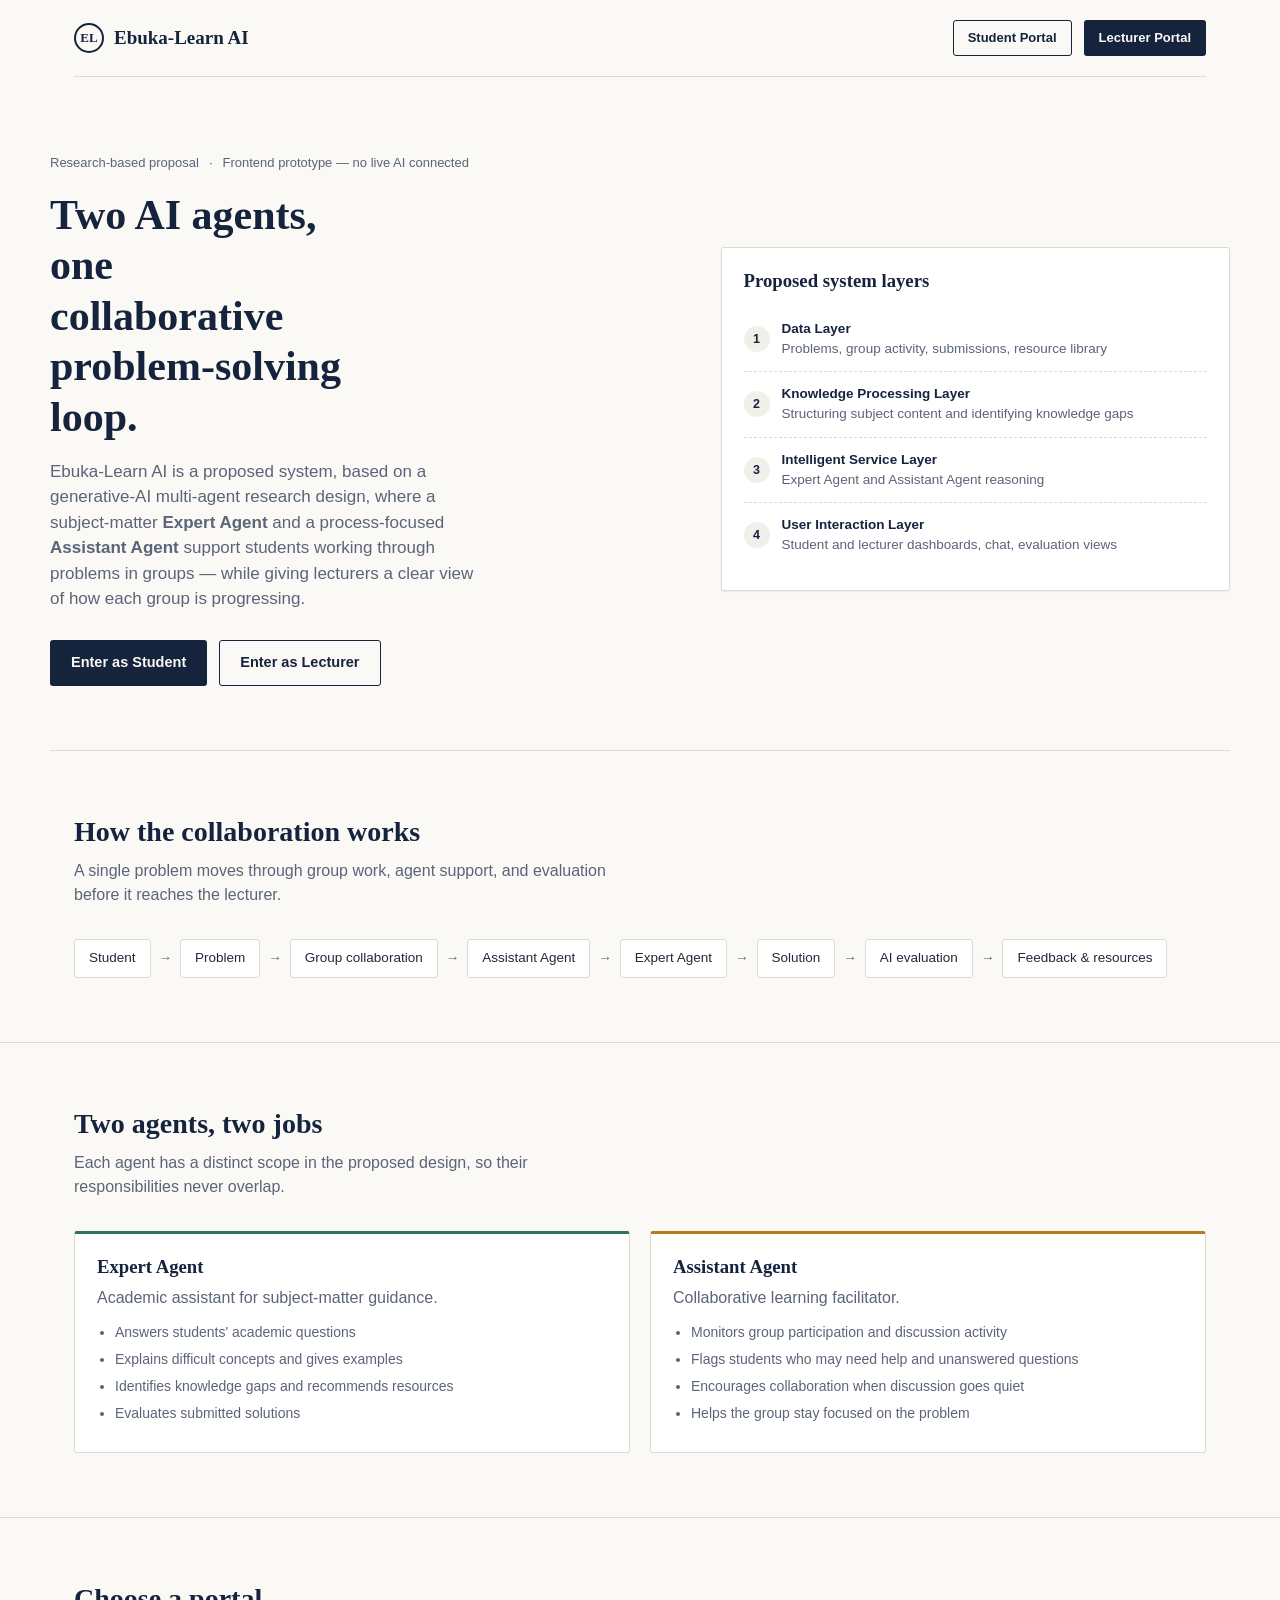
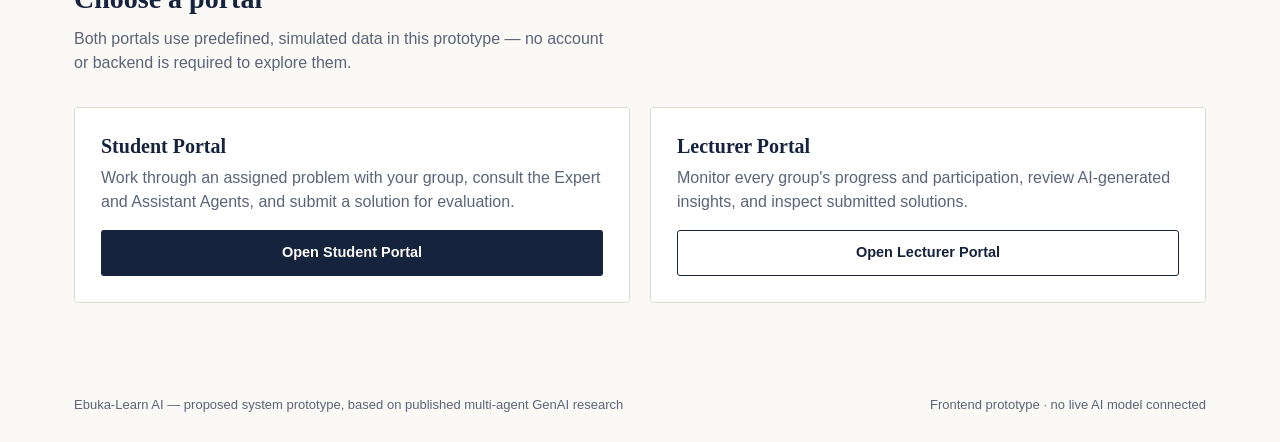
<file: index.html>
<!DOCTYPE html>
<html lang="en">
<head>
<meta charset="UTF-8">
<meta name="viewport" content="width=device-width, initial-scale=1">
<title>Ebuka-Learn AI — Proposed Multi-Agent Collaborative Learning Platform</title>
<link rel="stylesheet" href="css/style.css">
</head>
<body>

<div class="container">
  <nav class="landing-nav">
    <a class="brand" href="index.html"><span class="brand-mark">EL</span> Ebuka-Learn AI</a>
    <div class="links">
      <a class="btn btn-outline btn-sm" href="student.html">Student Portal</a>
      <a class="btn btn-primary btn-sm" href="lecturer.html">Lecturer Portal</a>
    </div>
  </nav>
</div>

<header class="container hero">
  <div class="hero-grid">
    <div>
      <div class="eyebrow-flow">
        <span>Research-based proposal</span>
        <span>·</span>
        <span>Frontend prototype — no live AI connected</span>
      </div>
      <h1>Two AI agents, one collaborative problem-solving loop.</h1>
      <p class="lede">Ebuka-Learn AI is a proposed system, based on a generative-AI multi-agent research design, where a subject-matter <strong>Expert Agent</strong> and a process-focused <strong>Assistant Agent</strong> support students working through problems in groups — while giving lecturers a clear view of how each group is progressing.</p>
      <div class="hero-actions">
        <a class="btn btn-primary" href="student.html">Enter as Student</a>
        <a class="btn btn-outline" href="lecturer.html">Enter as Lecturer</a>
      </div>
    </div>
    <div class="hero-diagram">
      <h3 style="margin-bottom:14px;">Proposed system layers</h3>
      <div class="layer-row"><div class="layer-num">1</div><div><div class="layer-name">Data Layer</div><div class="layer-desc">Problems, group activity, submissions, resource library</div></div></div>
      <div class="layer-row"><div class="layer-num">2</div><div><div class="layer-name">Knowledge Processing Layer</div><div class="layer-desc">Structuring subject content and identifying knowledge gaps</div></div></div>
      <div class="layer-row"><div class="layer-num">3</div><div><div class="layer-name">Intelligent Service Layer</div><div class="layer-desc">Expert Agent and Assistant Agent reasoning</div></div></div>
      <div class="layer-row"><div class="layer-num">4</div><div><div class="layer-name">User Interaction Layer</div><div class="layer-desc">Student and lecturer dashboards, chat, evaluation views</div></div></div>
    </div>
  </div>
</header>

<section class="section">
  <div class="container">
    <div class="section-head">
      <h2>How the collaboration works</h2>
      <p>A single problem moves through group work, agent support, and evaluation before it reaches the lecturer.</p>
    </div>
    <div class="flow-strip">
      <div class="flow-node">Student</div><span class="flow-arrow">→</span>
      <div class="flow-node">Problem</div><span class="flow-arrow">→</span>
      <div class="flow-node">Group collaboration</div><span class="flow-arrow">→</span>
      <div class="flow-node">Assistant Agent</div><span class="flow-arrow">→</span>
      <div class="flow-node">Expert Agent</div><span class="flow-arrow">→</span>
      <div class="flow-node">Solution</div><span class="flow-arrow">→</span>
      <div class="flow-node">AI evaluation</div><span class="flow-arrow">→</span>
      <div class="flow-node">Feedback &amp; resources</div>
    </div>
  </div>
</section>

<section class="section">
  <div class="container">
    <div class="section-head">
      <h2>Two agents, two jobs</h2>
      <p>Each agent has a distinct scope in the proposed design, so their responsibilities never overlap.</p>
    </div>
    <div class="grid grid-2">
      <div class="agent-card expert">
        <h3>Expert Agent</h3>
        <p style="margin-bottom:0;">Academic assistant for subject-matter guidance.</p>
        <ul>
          <li>Answers students' academic questions</li>
          <li>Explains difficult concepts and gives examples</li>
          <li>Identifies knowledge gaps and recommends resources</li>
          <li>Evaluates submitted solutions</li>
        </ul>
      </div>
      <div class="agent-card assistant">
        <h3>Assistant Agent</h3>
        <p style="margin-bottom:0;">Collaborative learning facilitator.</p>
        <ul>
          <li>Monitors group participation and discussion activity</li>
          <li>Flags students who may need help and unanswered questions</li>
          <li>Encourages collaboration when discussion goes quiet</li>
          <li>Helps the group stay focused on the problem</li>
        </ul>
      </div>
    </div>
  </div>
</section>

<section class="section" style="border-bottom:none;">
  <div class="container">
    <div class="section-head">
      <h2>Choose a portal</h2>
      <p>Both portals use predefined, simulated data in this prototype — no account or backend is required to explore them.</p>
    </div>
    <div class="portal-cta">
      <div class="portal-card">
        <h3>Student Portal</h3>
        <p>Work through an assigned problem with your group, consult the Expert and Assistant Agents, and submit a solution for evaluation.</p>
        <a class="btn btn-primary btn-block" href="student.html">Open Student Portal</a>
      </div>
      <div class="portal-card">
        <h3>Lecturer Portal</h3>
        <p>Monitor every group's progress and participation, review AI-generated insights, and inspect submitted solutions.</p>
        <a class="btn btn-outline btn-block" href="lecturer.html">Open Lecturer Portal</a>
      </div>
    </div>
  </div>
</section>

<div class="container">
  <footer class="landing-footer">
    <span>Ebuka-Learn AI — proposed system prototype, based on published multi-agent GenAI research</span>
    <span>Frontend prototype · no live AI model connected</span>
  </footer>
</div>

</body>
</html>
</file>
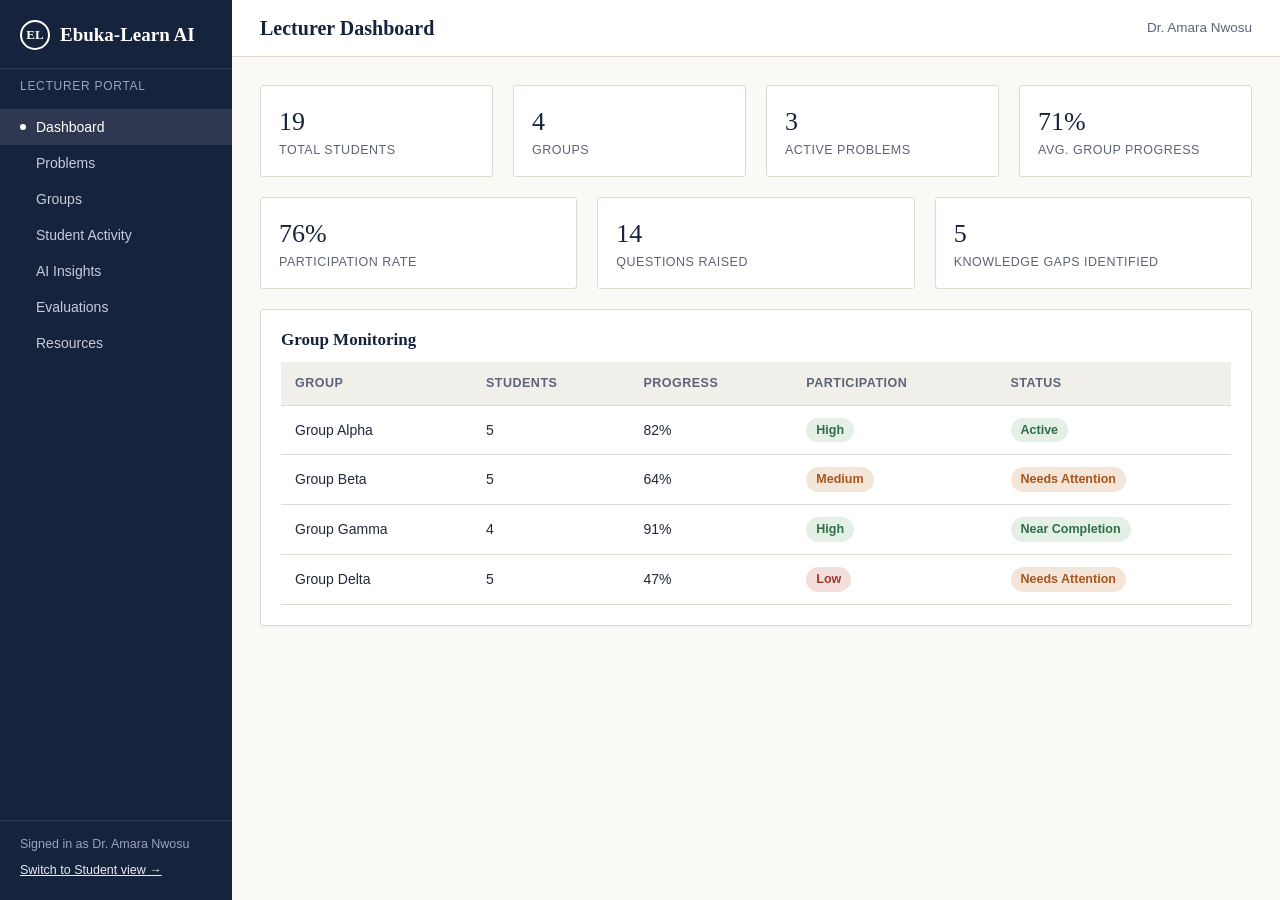
<file: lecturer.html>
<!DOCTYPE html>
<html lang="en">
<head>
<meta charset="UTF-8">
<meta name="viewport" content="width=device-width, initial-scale=1">
<title>Lecturer Portal — Ebuka-Learn AI</title>
<link rel="stylesheet" href="css/style.css">
</head>
<body>

<div class="shell">
  <aside class="sidebar">
    <a class="brand" href="index.html"><span class="brand-mark">EL</span> Ebuka-Learn AI</a>
    <div class="role-tag">Lecturer Portal</div>
    <button class="nav-item active" data-view="dashboard"><span class="dot"></span> Dashboard</button>
    <button class="nav-item" data-view="problems"><span class="dot"></span> Problems</button>
    <button class="nav-item" data-view="groups"><span class="dot"></span> Groups</button>
    <button class="nav-item" data-view="activity"><span class="dot"></span> Student Activity</button>
    <button class="nav-item" data-view="insights"><span class="dot"></span> AI Insights</button>
    <button class="nav-item" data-view="evaluations"><span class="dot"></span> Evaluations</button>
    <button class="nav-item" data-view="resources"><span class="dot"></span> Resources</button>
    <div class="sidebar-foot">
      Signed in as Dr. Amara Nwosu
      <a class="switch-portal" href="student.html">Switch to Student view →</a>
    </div>
  </aside>

  <main class="main">
    <div class="topbar">
      <h1 id="topbar-title">Lecturer Dashboard</h1>
      <div class="who">Dr. Amara Nwosu</div>
    </div>

    <!-- ===================== DASHBOARD ===================== -->
    <section class="view active" id="view-dashboard">
      <div class="grid grid-4" style="margin-bottom:20px;">
        <div class="stat-tile"><div class="num" id="lec-total-students"></div><div class="lbl">Total students</div></div>
        <div class="stat-tile"><div class="num" id="lec-groups"></div><div class="lbl">Groups</div></div>
        <div class="stat-tile"><div class="num" id="lec-active-problems"></div><div class="lbl">Active problems</div></div>
        <div class="stat-tile"><div class="num" id="lec-avg-progress"></div><div class="lbl">Avg. group progress</div></div>
      </div>
      <div class="grid grid-3" style="margin-bottom:20px;">
        <div class="stat-tile"><div class="num" id="lec-participation"></div><div class="lbl">Participation rate</div></div>
        <div class="stat-tile"><div class="num" id="lec-questions"></div><div class="lbl">Questions raised</div></div>
        <div class="stat-tile"><div class="num" id="lec-gaps"></div><div class="lbl">Knowledge gaps identified</div></div>
      </div>

      <div class="card">
        <h3>Group Monitoring</h3>
        <table>
          <thead><tr><th>Group</th><th>Students</th><th>Progress</th><th>Participation</th><th>Status</th></tr></thead>
          <tbody id="lec-groups-table"></tbody>
        </table>
      </div>
    </section>

    <!-- ===================== PROBLEMS ===================== -->
    <section class="view" id="view-problems">
      <div class="card">
        <h3>Problems / Tasks Created</h3>
        <table>
          <thead><tr><th>Problem</th><th>Domain</th><th>Groups assigned</th><th>Due</th></tr></thead>
          <tbody>
            <tr><td id="prob-title"></td><td id="prob-domain"></td><td>4</td><td id="prob-due"></td></tr>
          </tbody>
        </table>
      </div>
    </section>

    <!-- ===================== GROUPS ===================== -->
    <section class="view" id="view-groups">
      <div class="view-head">
        <div><h2 style="margin:0;">Student Groups</h2><p>Click a group to see its detailed activity, discussion, and Assistant Agent observations.</p></div>
      </div>
      <div class="card">
        <table>
          <thead><tr><th>Group</th><th>Students</th><th>Progress</th><th>Participation</th><th>Status</th></tr></thead>
          <tbody id="groups-table-full"></tbody>
        </table>
      </div>
    </section>

    <!-- ===================== GROUP DETAIL ===================== -->
    <section class="view" id="view-group-detail">
      <div class="view-head">
        <div><h2 style="margin:0;" id="gd-name"></h2><p>Detailed monitoring view for this group.</p></div>
        <button class="btn btn-outline btn-sm" data-goto="groups">← Back to Groups</button>
      </div>

      <div class="grid grid-3" style="margin-bottom:20px;">
        <div class="card">
          <h3>Progress</h3>
          <div class="progress-track" style="margin-bottom:8px;"><div class="progress-fill" id="gd-progress-fill"></div></div>
          <div class="card-row"><span class="label">Overall</span><span class="value" id="gd-progress-pct"></span></div>
          <div class="card-row"><span class="label">Stage</span><span class="value" id="gd-stage"></span></div>
        </div>
        <div class="card">
          <h3>Participation</h3>
          <div class="card-row"><span class="label">Level</span><span class="value" id="gd-participation"></span></div>
          <div class="card-row"><span class="label">Discussion activity</span><span class="value" id="gd-activity"></span></div>
          <div class="card-row"><span class="label">Unanswered questions</span><span class="value" id="gd-unanswered"></span></div>
        </div>
        <div class="card">
          <h3>Members</h3>
          <div id="gd-members"></div>
        </div>
      </div>

      <div class="grid grid-2" style="margin-bottom:20px;">
        <div class="card">
          <h3>Discussion Excerpt</h3>
          <div id="gd-discussion"></div>
        </div>
        <div class="card">
          <h3>Assistant Agent Observations</h3>
          <div id="gd-observations"></div>
        </div>
      </div>

      <div class="card">
        <h3>Submitted Solution &amp; Evaluation</h3>
        <div class="solution-box" style="margin-bottom:16px;" id="gd-solution"></div>
        <div class="score-hero" style="margin-bottom:12px;">
          <div class="score-big" id="gd-score"></div>
          <div><div style="font-weight:600;color:var(--ink);">Overall Score</div></div>
        </div>
        <div id="gd-rubric"></div>
      </div>
    </section>

    <!-- ===================== STUDENT ACTIVITY ===================== -->
    <section class="view" id="view-activity">
      <div class="card">
        <h3>Student Activity — Group Alpha</h3>
        <div id="activity-members"></div>
      </div>
    </section>

    <!-- ===================== AI INSIGHTS ===================== -->
    <section class="view" id="view-insights">
      <div class="proto-banner"><strong>Prototype simulation:</strong>&nbsp;insights below are generated from predefined mock data for demonstration.</div>
      <div class="grid grid-2">
        <div class="card">
          <div class="agent-header"><div class="agent-icon expert">E</div><h3 style="margin:0;">Expert Agent — Knowledge Gaps</h3></div>
          <div id="insights-gaps"></div>
        </div>
        <div class="card">
          <div class="agent-header"><div class="agent-icon assistant">A</div><h3 style="margin:0;">Assistant Agent — Group Observations</h3></div>
          <div id="insights-observations"></div>
        </div>
      </div>
    </section>

    <!-- ===================== EVALUATIONS ===================== -->
    <section class="view" id="view-evaluations">
      <div class="card">
        <h3>Submitted Solutions &amp; Evaluation Results</h3>
        <table>
          <thead><tr><th>Group</th><th>Score</th><th>Status</th></tr></thead>
          <tbody id="evaluations-table"></tbody>
        </table>
      </div>
    </section>

    <!-- ===================== RESOURCES ===================== -->
    <section class="view" id="view-resources">
      <div class="card">
        <h3>Recommended Learning Resources Across Groups</h3>
        <div id="lec-resources-grid" class="grid grid-3"></div>
      </div>
    </section>

  </main>
</div>

<script src="js/data.js"></script>
<script src="js/ai-simulation.js"></script>
<script src="js/lecturer.js"></script>
</body>
</html>
</file>
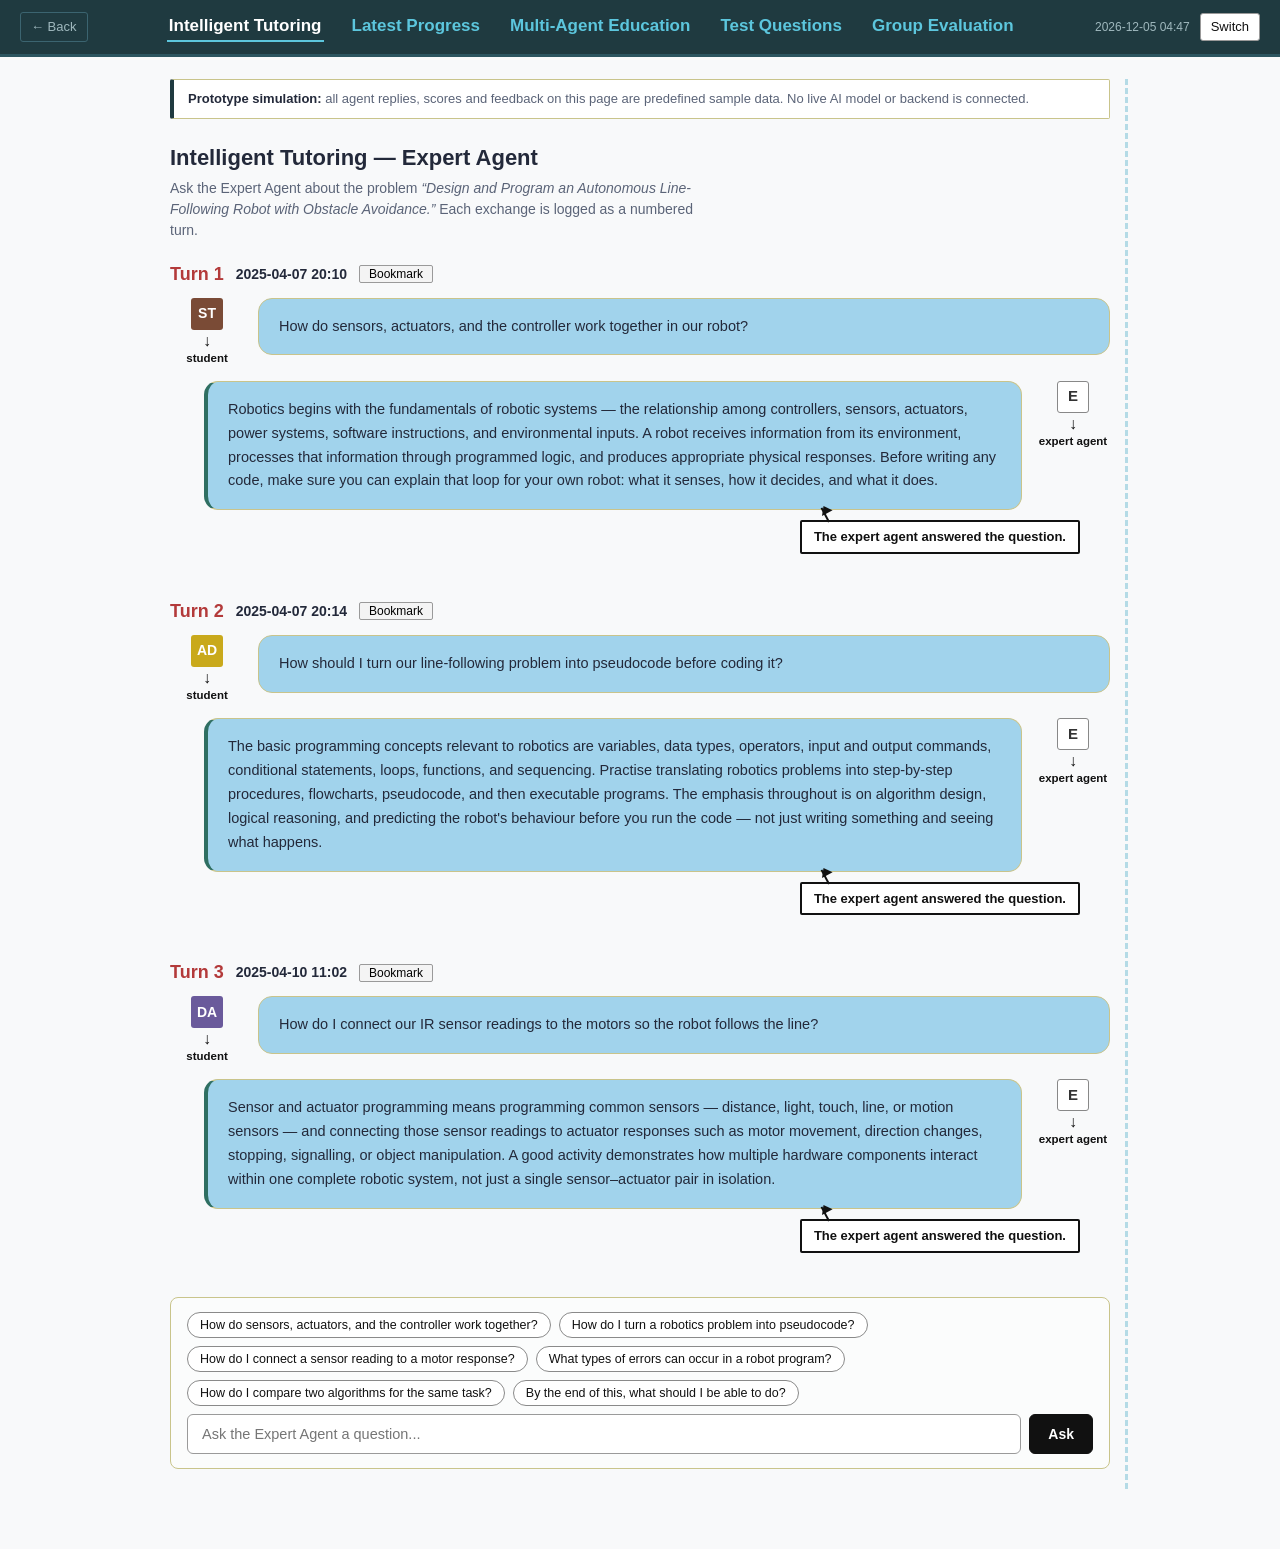
<file: student.html>
<!DOCTYPE html>
<html lang="en">
<head>
<meta charset="UTF-8">
<meta name="viewport" content="width=device-width, initial-scale=1">
<title>Student Portal — Ebuka-Learn AI (Prototype)</title>
<link rel="stylesheet" href="css/student-log.css">
</head>
<body>

<header class="topbar">
  <a class="back" href="index.html">← Back</a>
  <nav class="tabs" role="tablist">
    <button class="tab active" role="tab" data-tab="tutoring">Intelligent Tutoring</button>
    <button class="tab" role="tab" data-tab="progress">Latest Progress</button>
    <button class="tab" role="tab" data-tab="multi">Multi-Agent Education</button>
    <button class="tab" role="tab" data-tab="test">Test Questions</button>
    <button class="tab" role="tab" data-tab="groupeval">Group Evaluation</button>
  </nav>
  <div class="top-right">
    <span id="clock"></span>
    <a class="switch-btn" href="lecturer.html">Switch</a>
  </div>
</header>

<main class="stage">
  <div class="proto-note"><strong>Prototype simulation:</strong> all agent replies, scores and feedback on this page are predefined sample data. No live AI model or backend is connected.</div>

  <!-- Intelligent Tutoring: Expert Agent -->
  <section class="panel active" id="panel-tutoring">
    <h2 class="panel-title">Intelligent Tutoring — Expert Agent</h2>
    <p class="panel-sub">Ask the Expert Agent about the problem <em>“Design and Program an Autonomous Line-Following Robot with Obstacle Avoidance.”</em> Each exchange is logged as a numbered turn.</p>
    <div id="log-tutoring"></div>
    <div class="composer">
      <div class="quick" id="quick-tutoring"></div>
      <div class="composer-row">
        <input id="input-tutoring" type="text" placeholder="Ask the Expert Agent a question..." aria-label="Question for the Expert Agent">
        <button class="btn" id="send-tutoring">Ask</button>
      </div>
    </div>
  </section>

  <!-- Latest Progress: Assistant Agent -->
  <section class="panel" id="panel-progress">
    <h2 class="panel-title">Latest Progress — Assistant Agent</h2>
    <p class="panel-sub">The Assistant Agent facilitates collaboration: it assigns roles, gives personalized feedback and summarizes the group's process on request.</p>
    <div id="log-progress"></div>
    <div class="composer">
      <div class="quick" id="quick-progress"></div>
      <div class="composer-row">
        <input id="input-progress" type="text" placeholder="Message the Assistant Agent (try “Summary”)..." aria-label="Message for the Assistant Agent">
        <button class="btn" id="send-progress">Send</button>
      </div>
    </div>
  </section>

  <!-- Multi-Agent Education: combined timeline -->
  <section class="panel" id="panel-multi">
    <h2 class="panel-title">Multi-Agent Education — Combined Timeline</h2>
    <p class="panel-sub">Both agents' interactions in one chronological view: the Expert Agent supports subject knowledge, the Assistant Agent supports the collaborative process.</p>
    <div id="log-multi"></div>
  </section>

  <!-- Test Questions -->
  <section class="panel" id="panel-test">
    <h2 class="panel-title">Test Questions</h2>
    <p class="panel-sub">A short knowledge check. The Expert Agent marks it and returns personalized feedback, suggestions and resource recommendations.</p>
    <div class="quiz-grid">
      <div class="sheet" id="test-sheet"></div>
      <div class="sheet fb" id="test-feedback"></div>
    </div>
  </section>

  <!-- Group Evaluation -->
  <section class="panel" id="panel-groupeval">
    <h2 class="panel-title">Group Evaluation</h2>
    <p class="panel-sub">Simulated Expert Agent evaluation of every group's submitted solution, weighted by the rubric below. Your group is highlighted.</p>
    <div class="muted-scroll"><table class="eval-table" id="eval-table"></table></div>
    <div class="eval-notes" id="eval-notes"></div>
  </section>
</main>

<script src="js/log-data.js"></script>
<script src="js/student.js"></script>
</body>
</html>
</file>
<file: css/style.css>
/* ===========================================================
   Collaborative Learning Platform — Prototype Stylesheet
   =========================================================== */

:root{
  --ink:        #16233D;
  --ink-soft:   #2C3A57;
  --paper:      #FAF9F6;
  --paper-dim:  #F1EFE9;
  --line:       #DEDAD0;
  --text:       #23293A;
  --text-mute:  #5B6478;
  --teal:       #2F6F62;      /* Expert Agent */
  --teal-tint:  #E7F0EC;
  --amber:      #B9791E;      /* Assistant Agent */
  --amber-tint: #F6ECDA;
  --good:       #2F6F45;
  --warn:       #A8551F;
  --bad:        #A23B33;
  --radius:     3px;
  --serif: "Source Serif 4", Georgia, "Times New Roman", serif;
  --sans:  "IBM Plex Sans", -apple-system, "Segoe UI", Helvetica, Arial, sans-serif;
  --shadow: 0 1px 2px rgba(22,35,61,0.06);
}

@media (prefers-reduced-motion: reduce){
  *{ animation-duration: 0.001ms !important; transition-duration: 0.001ms !important; }
}

*{ box-sizing: border-box; }
html,body{ margin:0; padding:0; }
body{
  font-family: var(--sans);
  color: var(--text);
  background: var(--paper);
  line-height: 1.5;
  -webkit-font-smoothing: antialiased;
}
h1,h2,h3,h4{
  font-family: var(--serif);
  font-weight: 600;
  color: var(--ink);
  margin: 0 0 .4em;
  line-height: 1.2;
}
p{ margin: 0 0 1em; color: var(--text-mute); max-width: 62ch; }
a{ color: var(--ink); }
button{ font-family: var(--sans); cursor: pointer; }
:focus-visible{ outline: 2px solid var(--ink); outline-offset: 2px; }
.container{ max-width: 1180px; margin: 0 auto; padding: 0 24px; }

/* ---------- Buttons ---------- */
.btn{
  display: inline-flex; align-items: center; justify-content: center; gap: 8px;
  padding: 11px 20px; border-radius: var(--radius); border: 1px solid transparent;
  font-size: 14.5px; font-weight: 600; text-decoration: none; transition: background .15s ease, color .15s ease;
}
.btn-primary{ background: var(--ink); color: var(--paper); }
.btn-primary:hover{ background: var(--ink-soft); }
.btn-outline{ background: transparent; border-color: var(--ink); color: var(--ink); }
.btn-outline:hover{ background: var(--ink); color: var(--paper); }
.btn-teal{ background: var(--teal); color: #fff; }
.btn-teal:hover{ background: #26584D; }
.btn-amber{ background: var(--amber); color: #fff; }
.btn-amber:hover{ background: #9C6416; }
.btn-sm{ padding: 7px 14px; font-size: 13px; }
.btn-block{ width: 100%; }

/* ---------- Badges / pills ---------- */
.pill{
  display: inline-flex; align-items: center; gap: 6px; padding: 3px 10px;
  border-radius: 999px; font-size: 12.5px; font-weight: 600;
}
.pill-good{ background: #E4EFE6; color: var(--good); }
.pill-warn{ background: #F3E6D8; color: var(--warn); }
.pill-bad{  background: #F2DEDB; color: var(--bad); }
.pill-neutral{ background: var(--paper-dim); color: var(--text-mute); }
.pill-teal{ background: var(--teal-tint); color: var(--teal); }
.pill-amber{ background: var(--amber-tint); color: var(--amber); }

/* ---------- Cards / tables ---------- */
.card{
  background: #fff; border: 1px solid var(--line); border-radius: var(--radius);
  padding: 20px; box-shadow: var(--shadow);
}
.card h3{ font-size: 17px; margin-bottom: 12px; }
.card-row{ display: flex; justify-content: space-between; gap: 10px; padding: 8px 0; border-bottom: 1px solid var(--paper-dim); font-size: 14px; }
.card-row:last-child{ border-bottom: none; }
.card-row .label{ color: var(--text-mute); }
.card-row .value{ font-weight: 600; color: var(--ink); }

table{ width: 100%; border-collapse: collapse; font-size: 14px; }
th,td{ text-align: left; padding: 12px 14px; border-bottom: 1px solid var(--line); }
th{ color: var(--text-mute); font-weight: 600; font-size: 12.5px; text-transform: uppercase; letter-spacing: .04em; background: var(--paper-dim); }
tbody tr{ cursor: pointer; transition: background .12s ease; }
tbody tr:hover{ background: var(--paper-dim); }

.progress-track{ background: var(--paper-dim); border-radius: 999px; height: 8px; overflow: hidden; }
.progress-fill{ height: 100%; background: var(--ink); border-radius: 999px; transition: width .4s ease; }
.progress-fill.teal{ background: var(--teal); }
.progress-fill.amber{ background: var(--amber); }

.grid{ display: grid; gap: 20px; }
.grid-2{ grid-template-columns: repeat(2, 1fr); }
.grid-3{ grid-template-columns: repeat(3, 1fr); }
.grid-4{ grid-template-columns: repeat(4, 1fr); }
@media (max-width: 900px){ .grid-2,.grid-3,.grid-4{ grid-template-columns: 1fr; } }

/* ===========================================================
   LANDING PAGE
   =========================================================== */
.landing-nav{
  display: flex; align-items: center; justify-content: space-between;
  padding: 20px 0; border-bottom: 1px solid var(--line);
}
.brand{ display: flex; align-items: center; gap: 10px; font-family: var(--serif); font-weight: 600; font-size: 19px; color: var(--ink); text-decoration: none; }
.brand-mark{ width: 30px; height: 30px; border: 2px solid var(--ink); border-radius: 50%; display: grid; place-items: center; font-size: 13px; }
.landing-nav .links{ display:flex; gap: 12px; }

.hero{ padding: 76px 0 64px; border-bottom: 1px solid var(--line); }
.hero-grid{ display: grid; grid-template-columns: 1.1fr .9fr; gap: 48px; align-items: center; }
@media (max-width: 900px){ .hero-grid{ grid-template-columns: 1fr; } }
.eyebrow-flow{ display:flex; flex-wrap: wrap; gap: 6px 10px; font-size: 13px; color: var(--text-mute); margin-bottom: 18px; }
.eyebrow-flow span{ white-space: nowrap; }
.hero h1{ font-size: 42px; max-width: 14ch; }
.hero .lede{ font-size: 17px; max-width: 46ch; }
.hero-actions{ display: flex; gap: 12px; margin-top: 28px; flex-wrap: wrap; }

.hero-diagram{ background: #fff; border: 1px solid var(--line); border-radius: var(--radius); padding: 22px; box-shadow: var(--shadow); }
.layer-row{ display: flex; align-items: center; gap: 12px; padding: 12px 0; border-bottom: 1px dashed var(--line); font-size: 13.5px; }
.layer-row:last-child{ border-bottom: none; }
.layer-num{ width: 26px; height: 26px; border-radius: 50%; background: var(--paper-dim); color: var(--ink); font-weight: 700; font-size: 12.5px; display: grid; place-items: center; flex: none; }
.layer-name{ font-weight: 600; color: var(--ink); }
.layer-desc{ color: var(--text-mute); }

.section{ padding: 64px 0; border-bottom: 1px solid var(--line); }
.section-head{ max-width: 60ch; margin-bottom: 32px; }
.section-head h2{ font-size: 28px; }

.agent-card{ border: 1px solid var(--line); border-radius: var(--radius); padding: 22px; background: #fff; }
.agent-card.expert{ border-top: 3px solid var(--teal); }
.agent-card.assistant{ border-top: 3px solid var(--amber); }
.agent-card ul{ margin: 12px 0 0; padding-left: 18px; color: var(--text-mute); font-size: 14px; }
.agent-card li{ margin-bottom: 6px; }

.flow-strip{ display: flex; flex-wrap: wrap; align-items: center; gap: 8px; font-size: 13.5px; }
.flow-node{ background: #fff; border: 1px solid var(--line); border-radius: var(--radius); padding: 8px 14px; }
.flow-arrow{ color: var(--text-mute); }

.portal-cta{ display: grid; grid-template-columns: 1fr 1fr; gap: 20px; }
@media (max-width: 900px){ .portal-cta{ grid-template-columns: 1fr; } }
.portal-card{ border: 1px solid var(--line); border-radius: var(--radius); padding: 26px; background: #fff; }
.portal-card h3{ font-size: 20px; }

.landing-footer{ padding: 28px 0; font-size: 13px; color: var(--text-mute); display:flex; justify-content: space-between; flex-wrap: wrap; gap: 10px; }

/* ===========================================================
   PORTAL SHELL (student / lecturer)
   =========================================================== */
.shell{ display: flex; min-height: 100vh; }
.sidebar{
  width: 232px; flex: none; background: var(--ink); color: #E8EAF0;
  display: flex; flex-direction: column; padding: 20px 0;
}
.sidebar .brand{ color: #fff; padding: 0 20px 18px; border-bottom: 1px solid rgba(255,255,255,.12); margin-bottom: 8px; }
.sidebar .brand-mark{ border-color: #fff; color: #fff; }
.role-tag{ padding: 0 20px 14px; font-size: 12px; text-transform: uppercase; letter-spacing: .06em; color: #9AA3BD; }
.nav-item{
  display: flex; align-items: center; gap: 10px; padding: 10px 20px; font-size: 14px;
  color: #C7CCDC; text-decoration: none; border: none; background: none; width: 100%; text-align: left;
}
.nav-item .dot{ width: 6px; height: 6px; border-radius: 50%; background: transparent; flex: none; }
.nav-item:hover{ background: rgba(255,255,255,.06); color: #fff; }
.nav-item.active{ background: rgba(255,255,255,.1); color: #fff; }
.nav-item.active .dot{ background: #fff; }
.sidebar-foot{ margin-top: auto; padding: 14px 20px 0; border-top: 1px solid rgba(255,255,255,.12); font-size: 12.5px; color: #9AA3BD; }
.switch-portal{ display:block; margin-top:8px; color:#E8EAF0; }

.main{ flex: 1; min-width: 0; }
.topbar{
  display: flex; align-items: center; justify-content: space-between;
  padding: 16px 28px; border-bottom: 1px solid var(--line); background: #fff;
}
.topbar h1{ font-size: 20px; margin: 0; }
.topbar .who{ font-size: 13.5px; color: var(--text-mute); }
.view{ padding: 28px; display: none; }
.view.active{ display: block; }
.view-head{ display: flex; justify-content: space-between; align-items: flex-end; margin-bottom: 22px; flex-wrap: wrap; gap: 10px; }
.view-head p{ margin: 4px 0 0; }

.proto-banner{
  display: flex; gap: 10px; align-items: flex-start; background: var(--paper-dim);
  border: 1px solid var(--line); border-left: 3px solid var(--ink);
  padding: 10px 14px; font-size: 13px; color: var(--text-mute); border-radius: var(--radius);
  margin-bottom: 18px;
}
.proto-banner strong{ color: var(--ink); }

/* ---------- Dashboard bits ---------- */
.stat-tile{ border: 1px solid var(--line); border-radius: var(--radius); background:#fff; padding: 16px 18px; }
.stat-tile .num{ font-family: var(--serif); font-size: 26px; color: var(--ink); }
.stat-tile .lbl{ font-size: 12.5px; color: var(--text-mute); text-transform: uppercase; letter-spacing: .04em; }
.ring{ width: 76px; height: 76px; border-radius: 50%; display: grid; place-items: center; flex: none; }
.ring span{ background: #fff; width: 58px; height: 58px; border-radius: 50%; display: grid; place-items: center; font-weight: 700; font-size: 15px; color: var(--ink); }
.avatar{ width: 30px; height: 30px; border-radius: 50%; background: var(--paper-dim); border: 1px solid var(--line); display: grid; place-items: center; font-size: 12px; font-weight: 700; color: var(--ink); flex: none; }
.member-row{ display: flex; align-items: center; gap: 10px; padding: 8px 0; border-bottom: 1px solid var(--paper-dim); font-size: 13.5px; }
.member-row:last-child{ border-bottom: none; }
.member-row .name{ font-weight: 600; color: var(--ink); flex: 1; }

/* ---------- Workspace ---------- */
.stage-track{ display: flex; align-items: center; margin-bottom: 8px; }
.stage{ flex: 1; text-align: center; font-size: 12.5px; color: var(--text-mute); position: relative; }
.stage .node{ width: 22px; height: 22px; border-radius: 50%; background: #fff; border: 2px solid var(--line); margin: 0 auto 6px; display: grid; place-items: center; font-size: 11px; font-weight: 700; color: var(--text-mute); }
.stage.done .node{ background: var(--teal); border-color: var(--teal); color: #fff; }
.stage.current .node{ border-color: var(--ink); color: var(--ink); }
.stage .bar{ position: absolute; top: 11px; left: -50%; width: 100%; height: 2px; background: var(--line); z-index: -1; }
.stage:first-child .bar{ display: none; }
.stage.done .bar{ background: var(--teal); }

.workspace-grid{ display: grid; grid-template-columns: 2fr 1fr; gap: 20px; align-items: start; }
@media (max-width: 980px){ .workspace-grid{ grid-template-columns: 1fr; } }

.chat-window{ height: 340px; overflow-y: auto; border: 1px solid var(--line); border-radius: var(--radius); padding: 14px; background: var(--paper); display: flex; flex-direction: column; gap: 10px; }
.msg{ max-width: 80%; padding: 9px 13px; border-radius: 10px; font-size: 13.5px; background: #fff; border: 1px solid var(--line); }
.msg .who{ font-size: 11.5px; font-weight: 700; color: var(--text-mute); margin-bottom: 2px; }
.msg.self{ align-self: flex-end; background: var(--paper-dim); }
.chat-input{ display: flex; gap: 8px; margin-top: 10px; }
.chat-input input{ flex: 1; padding: 10px 12px; border: 1px solid var(--line); border-radius: var(--radius); font-size: 14px; font-family: var(--sans); }

/* ---------- Agent chat panels ---------- */
.agent-header{ display: flex; align-items: center; gap: 12px; margin-bottom: 6px; }
.agent-icon{ width: 38px; height: 38px; border-radius: 50%; display: grid; place-items: center; color: #fff; font-family: var(--serif); font-weight: 700; flex: none; }
.agent-icon.expert{ background: var(--teal); }
.agent-icon.assistant{ background: var(--amber); }
.chat-bubble.agent{ align-self: flex-start; }
.chat-bubble.agent.expert{ border-left: 3px solid var(--teal); }
.chat-bubble.agent.assistant{ border-left: 3px solid var(--amber); }
.suggested{ display: flex; flex-wrap: wrap; gap: 8px; margin-top: 12px; }
.chip{ border: 1px solid var(--line); background: #fff; border-radius: 999px; padding: 7px 13px; font-size: 13px; color: var(--ink); }
.chip:hover{ background: var(--paper-dim); }

.observation{ display: flex; gap: 10px; padding: 12px 0; border-bottom: 1px solid var(--paper-dim); font-size: 13.5px; }
.observation:last-child{ border-bottom: none; }
.observation .tag{ flex: none; }

/* ---------- Evaluation ---------- */
.rubric-row{ display: grid; grid-template-columns: 1.4fr 3fr auto; gap: 14px; align-items: center; padding: 12px 0; border-bottom: 1px solid var(--paper-dim); font-size: 13.5px; }
.rubric-row:last-child{ border-bottom: none; }
.rubric-row .crit{ font-weight: 600; color: var(--ink); }
.rubric-row .weight{ color: var(--text-mute); font-size: 12px; }
.rubric-row .score{ font-weight: 700; color: var(--ink); text-align: right; }
.rubric-note{ grid-column: 1 / -1; color: var(--text-mute); font-size: 13px; margin-top: -4px; }
.score-hero{ display: flex; align-items: center; gap: 20px; }
.score-big{ font-family: var(--serif); font-size: 46px; color: var(--ink); }

/* ---------- Resources ---------- */
.resource-card{ border: 1px solid var(--line); border-radius: var(--radius); background: #fff; padding: 16px; display: flex; flex-direction: column; gap: 8px; }
.resource-meta{ display: flex; gap: 8px; font-size: 12px; color: var(--text-mute); }

/* ---------- Solution box ---------- */
.solution-box{ background: var(--paper); border: 1px solid var(--line); border-radius: var(--radius); padding: 16px; font-size: 13.5px; color: var(--text); white-space: pre-wrap; }

/* ---------- Misc responsive ---------- */
@media (max-width: 760px){
  .shell{ flex-direction: column; }
  .sidebar{ width: 100%; flex-direction: row; overflow-x: auto; padding: 10px 0; }
  .sidebar .brand,.role-tag,.sidebar-foot{ display: none; }
  .nav-item{ white-space: nowrap; padding: 8px 14px; }
  .view{ padding: 18px; }
  .hero h1{ font-size: 30px; }
}
</file>
<file: css/student-log.css>
/* ===========================================================
   Student portal — interaction-log interface (prototype)
   Modelled on the reference: numbered turns, avatar + role
   labels, annotation callouts, top tab navigation.
   =========================================================== */
:root{
  --bar:#1F3A40; --bar-line:#2C5560;
  --tab:#5CC6DD; --tab-active:#FFFFFF;
  --page:#F8F9FA ; --dot:#12110c;
  --card:#a1d3ec; --card-line:#C9C48B;
  --ink:#23293A; --mute:#5B6478; --red:#B33A3A;
  --expert:#2F6F62; --assistant:#B9791E;
  --serif:"Source Serif 4",Verdana, Geneva, Tahoma, sans-serif;
  --sans:"IBM Plex Sans",-apple-system,"Segoe UI",Helvetica,Arial,sans-serif;
}
*{box-sizing:border-box}
html,body{margin:0;padding:0}
body{
  font-family:var(--sans); color:var(--ink); line-height:1.5; min-height:100vh;
  background-color:var(--page);
  /* background-image:radial-gradient(var(--dot) 1px, transparent 1px); */
  background-size:18px 18px;
  
}
button{font-family:inherit;cursor:pointer}
:focus-visible{outline:2px solid #0B5C70;outline-offset:2px}
@media (prefers-reduced-motion:reduce){*{transition-duration:.001ms!important}}

/* ---------- Top bar ---------- */
.topbar{
  background:var(--bar); border-bottom:3px solid var(--bar-line);
  display:flex; align-items:center; gap:18px; padding:12px 20px; flex-wrap:wrap;
  position:sticky; top:0; z-index:10;
}
.topbar .back{color:#9FB8BD; font-size:13px; text-decoration:none; border:1px solid #3B6470; padding:4px 10px; border-radius:3px}
.topbar .back:hover{color:#fff}
.tabs{display:flex; gap:26px; flex:1; justify-content:center; flex-wrap:wrap}
.tab{
  background:none; border:none; border-bottom:2px solid transparent; padding:4px 2px;
  color:var(--tab); font-size:17px; font-weight:700; font-family:var(--serif);
}
.tab:hover{color:#fff}
.tab.active{color:var(--tab-active); border-bottom-color:var(--tab)}
.top-right{display:flex; align-items:center; gap:10px; font-size:12px; color:#9FB8BD}
.switch-btn{background:#fff; border:1px solid #999; border-radius:3px; padding:3px 10px; font-size:13px; color:#111; text-decoration:none}

/* ---------- Layout ---------- */
.stage{max-width:980px; margin:0 auto; padding:22px 20px 80px; position:relative}
.stage::after{ /* dashed vertical guide, like the reference */
  content:""; position:absolute; top:22px; bottom:60px; right:2px; width:0;
  border-right:3px dashed #7FC4D6; opacity:.55;
}
.panel{display:none} .panel.active{display:block}
.proto-note{
  background:#fff; border:1px solid var(--card-line); border-left:4px solid var(--bar);
  padding:9px 14px; font-size:13px; color:var(--mute); margin-bottom:22px; border-radius:2px
}
.proto-note strong{color:var(--ink)}
.panel-title{font-family:var(--serif); font-size:22px; margin:0 0 4px; color:var(--ink)}
.panel-sub{margin:0 0 20px; color:var(--mute); font-size:14px; max-width:70ch}

/* ---------- Log entries ---------- */
.log-entry{margin-bottom:44px; position:relative}
.log-meta{display:flex; align-items:center; gap:12px; margin-bottom:10px; font-size:14px}
.log-meta .turn{color:var(--red); font-weight:700; font-size:18px; font-family:var(--serif)}
.log-meta .ts{font-weight:700}
.log-meta .save{border:1px solid #9a9a9a; background:#f4f4f4; font-size:12px; padding:1px 9px; border-radius:2px}
.log-meta .save.on{background:#FFE9A8; border-color:#c79a1b}
.agent-tag{font-size:11.5px; font-weight:700; padding:2px 9px; border-radius:999px; color:#fff}
.agent-tag.expert{background:var(--expert)} .agent-tag.assistant{background:var(--assistant)}

.exchange{display:flex; gap:14px; align-items:flex-start; margin-bottom:16px}
.exchange.agent{flex-direction:row-reverse; margin-left:34px}
.who{width:74px; flex:none; display:flex; flex-direction:column; align-items:center; gap:3px; text-align:center}
.avatar{width:32px; height:32px; border-radius:3px; display:grid; place-items:center; color:#fff; font-weight:700; font-size:14px}
.avatar.bot{background:#fff; border:1px solid #888; color:#333; font-size:15px}
.who .arrow{font-size:16px; line-height:1; color:#111}
.who .role{font-size:11.5px; font-weight:700; color:#111; line-height:1.15}
.bubble{
  flex:1; min-width:0; background:var(--card); border:1px solid var(--card-line); border-radius:14px;
  padding:16px 20px; font-family:var(--serif); font-size:14.5px; line-height:1.65; white-space:pre-line;
}
.bubble.expert{border-left:4px solid var(--expert)} .bubble.assistant{border-left:4px solid var(--assistant)}

.callout{display:flex; justify-content:flex-end; margin:-6px 0 0; padding-right:30px}
.callout span{
  position:relative; border:2px solid #111; background:#fff; color:#111; font-weight:700; font-size:13px;
  padding:5px 12px; border-radius:2px; max-width:440px
}
.callout span::before{ /* connector to the message above */
  content:""; position:absolute; top:-16px; left:26px; width:2px; height:16px; background:#111; transform:rotate(-28deg); transform-origin:bottom
}
.callout span::after{
  content:""; position:absolute; top:-22px; left:16px; border:6px solid transparent; border-bottom:8px solid #111; transform:rotate(-28deg)
}

/* ---------- Composer ---------- */
.composer{
  margin-top:24px; padding:14px 16px; background:rgba(255,255,255,.55);
  border:1px solid var(--card-line); border-radius:8px;
}
.composer-row{display:flex; gap:8px}
.composer input{flex:1; padding:11px 14px; border:1px solid #9a9a9a; border-radius:6px; font-size:14.5px; font-family:var(--sans); background:#fff}
.btn{border:1px solid #111; background:#111; color:#fff; padding:9px 18px; border-radius:6px; font-size:14px; font-weight:600}
.btn:hover{background:#333}
.btn.ghost{background:#fff; color:#111}
.btn.ghost:hover{background:#eee}
.quick{display:flex; gap:8px; flex-wrap:wrap; margin-bottom:8px}
.chip{border:1px solid #8a8a8a; background:#fff; border-radius:999px; padding:5px 12px; font-size:12.5px; color:#111}
.chip:hover{background:#eee}
.as-user-select{display:flex; align-items:center; gap:8px; font-size:13px; color:var(--mute); margin-bottom:8px}
.as-user-select select{padding:4px 8px; font-size:13px; border:1px solid #9a9a9a; border-radius:4px; background:#fff}

/* ---------- Test questions ---------- */
.quiz-grid{display:grid; grid-template-columns:1.25fr 1fr; gap:28px; align-items:start}
@media (max-width:860px){.quiz-grid{grid-template-columns:1fr}}
.sheet{background:rgba(255,255,255,.55); border:1px solid var(--card-line); padding:20px 24px; border-radius:4px}
.sheet h3{font-family:var(--serif); color:var(--red); font-size:16px; text-align:center; margin:0 0 16px}
.q{margin-bottom:20px; font-family:var(--serif); font-size:14.5px}
.q p{margin:0 0 6px}
.q label{display:flex; align-items:center; gap:8px; margin:2px 0; font-size:14px}
.q label.wrong{color:var(--red)} .q label.right{color:#2F6F45; font-weight:600}
.q .mark{font-size:12px; font-weight:700; margin-left:6px}
.fb h4{font-family:var(--serif); color:var(--red); font-size:15px; margin:0 0 6px}
.fb p{margin:0 0 18px; font-family:var(--serif); font-size:14.5px; white-space:pre-line}

/* ---------- Group evaluation ---------- */
.eval-table{width:100%; border-collapse:collapse; background:rgba(255,255,255,.6); font-size:13.5px}
.eval-table th,.eval-table td{padding:10px 12px; border:1px solid var(--card-line); text-align:center}
.eval-table th{background:var(--card); font-family:var(--serif); font-size:13px}
.eval-table td:first-child,.eval-table th:first-child{text-align:left; font-weight:700}
.eval-table tr.me td{background:#FFF6C9}
.overall{font-weight:700}
.bar-wrap{height:8px; background:#e2dfc8; border-radius:99px; overflow:hidden; margin-top:4px}
.bar-wrap i{display:block; height:100%; background:var(--bar)}
.eval-notes{margin-top:22px; display:grid; gap:12px}
.eval-note{background:var(--card); border:1px solid var(--card-line); border-radius:10px; padding:12px 16px; font-family:var(--serif); font-size:14.5px}
.eval-note b{color:var(--red)}
.muted-scroll{overflow-x:auto}

@media (max-width:700px){
  .exchange.agent{margin-left:0}
  .who{width:56px}
  .tab{font-size:15px}
  .stage::after{display:none}
}
</file>
